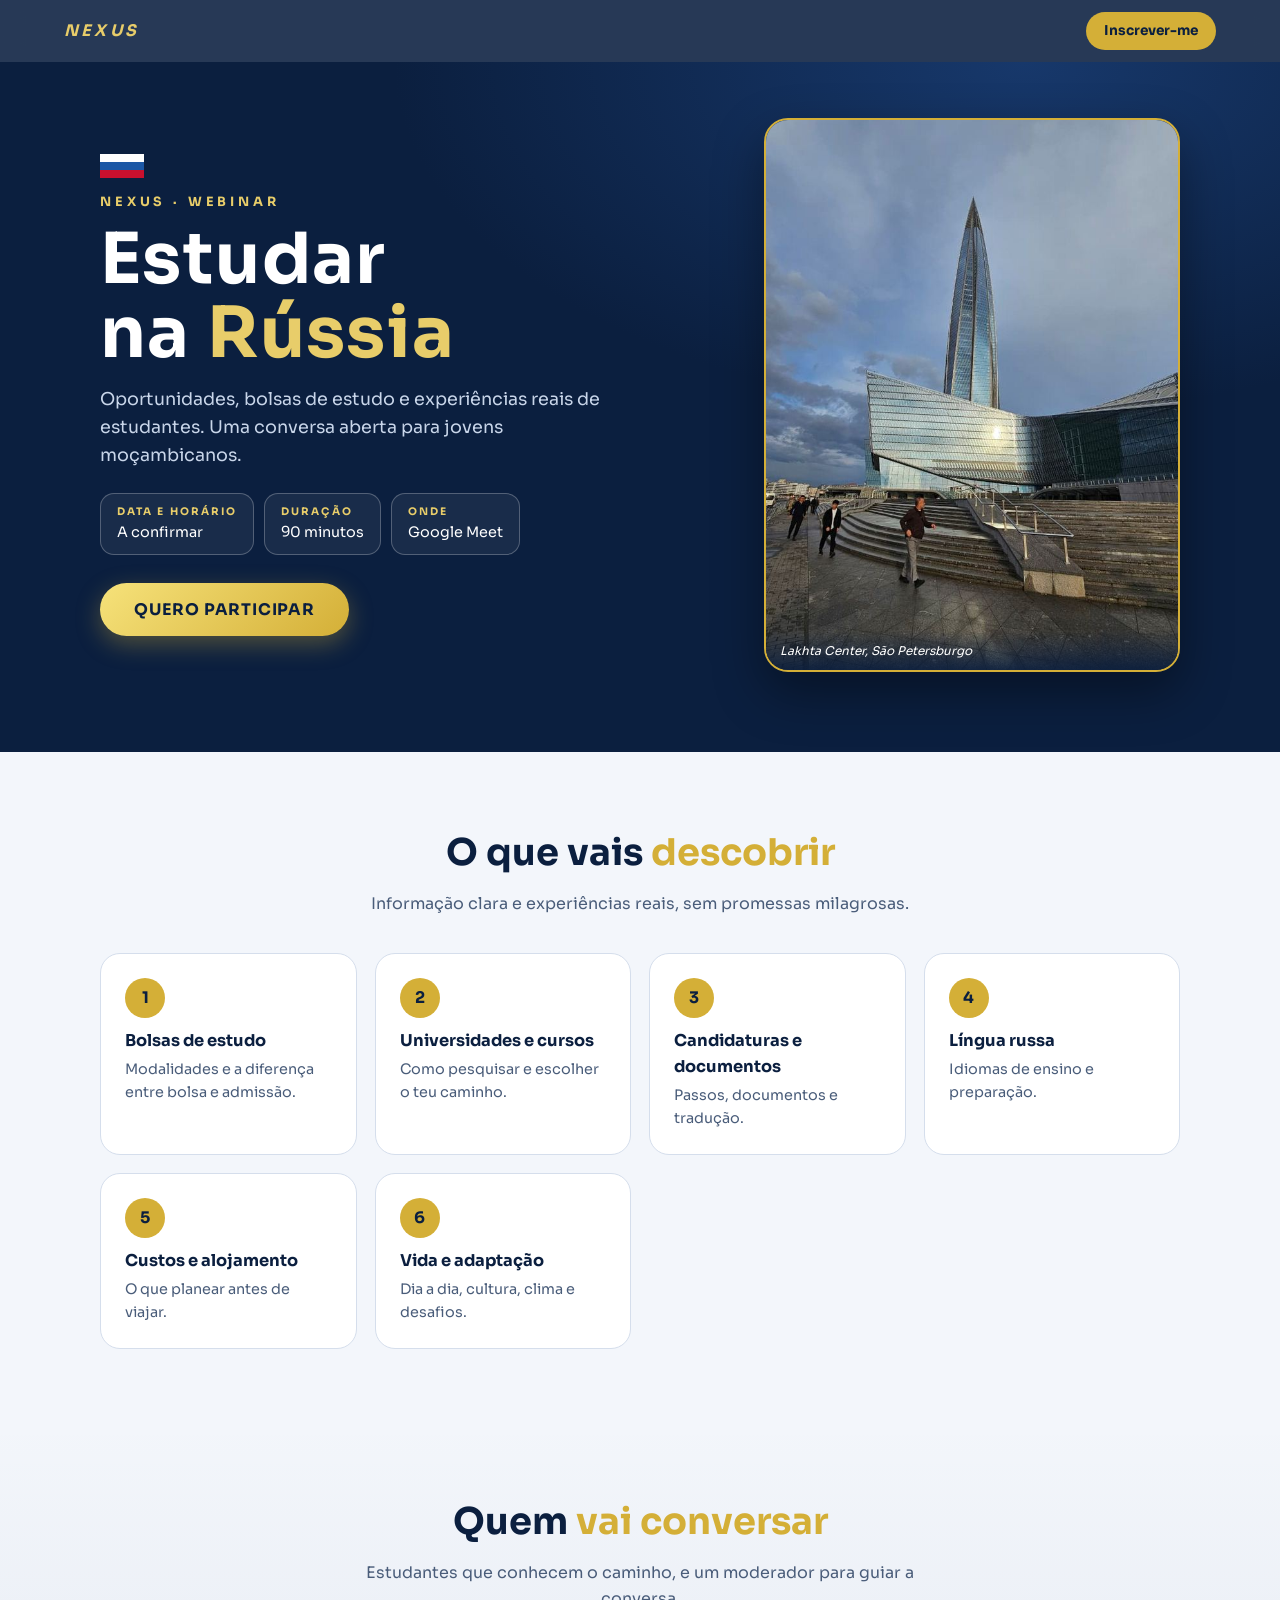
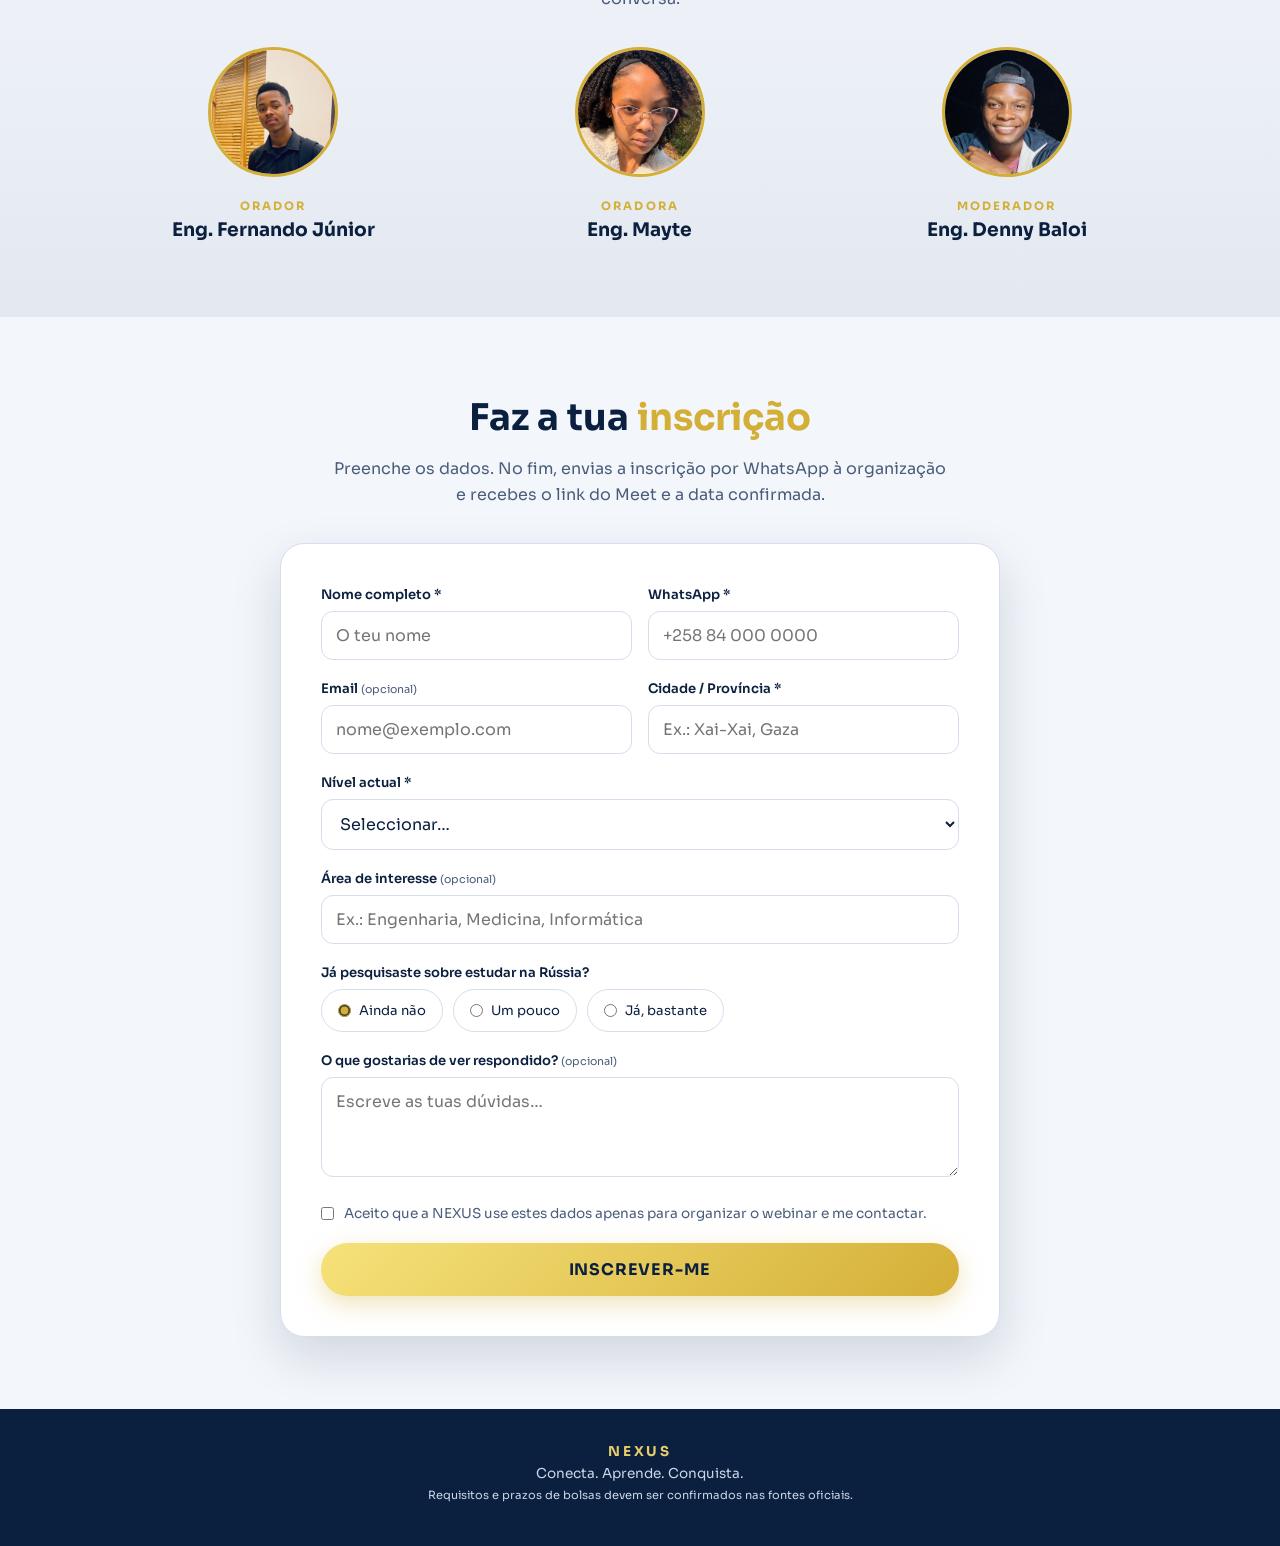
<file: NEXUS · Estudar na Rússia — Inscrição.html>
<!DOCTYPE html>
<html lang="pt">
<head>
<meta charset="utf-8">
<meta name="viewport" content="width=device-width, initial-scale=1, viewport-fit=cover">
<title>NEXUS · Estudar na Rússia — Inscrição</title>
<link rel="preconnect" href="https://fonts.googleapis.com">
<link href="https://fonts.googleapis.com/css2?family=Sora:wght@300;400;600;700&display=swap" rel="stylesheet">
<style>
:root{--bg:#f3f6fb;--card:#fff;--text:#0b1f3f;--mut:#4a5d7a;--line:#d5deec;--navy:#0b1f3f;--navy2:#17386b;--gold:#d4af37;--gold2:#e8cd6a;--red:#c8102e;--field:#fff;
box-sizing:border-box;padding-top:env(safe-area-inset-top,0px);padding-bottom:env(safe-area-inset-bottom,0px)}
@media(prefers-color-scheme:dark){:root:not([data-theme="light"]){--bg:#0a1830;--card:#12305e;--text:#fff;--mut:#c9d6ea;--line:#2a4a7c;--field:#0b1f3f}}
:root[data-theme="dark"]{--bg:#0a1830;--card:#12305e;--text:#fff;--mut:#c9d6ea;--line:#2a4a7c;--field:#0b1f3f}
html{scroll-padding-top:calc(env(safe-area-inset-top,0px) + 64px);scroll-behavior:smooth}
*{box-sizing:border-box;margin:0}
body{font-family:'Sora',system-ui,sans-serif;background:var(--bg);color:var(--text);line-height:1.6;overflow-x:hidden}
nav{position:sticky;top:env(safe-area-inset-top,0px);z-index:20;display:flex;justify-content:space-between;align-items:center;padding:12px 5vw;background:rgba(11,31,63,.88);backdrop-filter:blur(12px)}
.brand{font-weight:700;font-style:italic;letter-spacing:.2em;color:var(--gold2);text-decoration:none}
nav a.cta{font-size:.85rem;font-weight:700;color:var(--navy);background:var(--gold);padding:8px 18px;border-radius:99px;text-decoration:none}
.btn{display:inline-block;border:0;cursor:pointer;font:700 1rem Sora,sans-serif;letter-spacing:.05em;color:var(--navy);background:linear-gradient(135deg,#f6e27a,var(--gold));padding:16px 34px;border-radius:99px;text-decoration:none;transition:transform .25s,box-shadow .25s;box-shadow:0 8px 24px rgba(212,175,55,.35)}
.btn:hover{transform:translateY(-3px)}
.hero{position:relative;background:radial-gradient(900px 500px at 80% 0,#17386b,#0b1f3f 70%);color:#fff;padding:56px 5vw 80px;overflow:hidden}
.wrap{max-width:1080px;margin:auto}
.hero .wrap{display:grid;grid-template-columns:1.2fr .8fr;gap:40px;align-items:center}
.flag{display:flex;flex-direction:column;width:44px;margin-bottom:14px}.flag i{height:8px}.flag i:nth-child(1){background:#fff}.flag i:nth-child(2){background:#1c57a5}.flag i:nth-child(3){background:#c8102e}
.tag{color:var(--gold2);letter-spacing:.3em;font-weight:700;font-size:.8rem;text-transform:uppercase}
h1{font-size:clamp(2.4rem,7vw,4.4rem);line-height:1.05;margin:10px 0 14px;letter-spacing:.02em}
h1 em{font-style:normal;color:var(--gold2)}
.sub{color:#c9d6ea;font-size:1.1rem;max-width:520px;margin-bottom:24px}
.chips{display:flex;flex-wrap:wrap;gap:10px;margin-bottom:28px}
.chip{border:1px solid rgba(255,255,255,.25);border-radius:14px;padding:10px 16px;font-size:.9rem;background:rgba(255,255,255,.06)}
.chip b{display:block;color:var(--gold2);font-size:.65rem;letter-spacing:.2em;text-transform:uppercase}
.photo{position:relative;border-radius:24px;overflow:hidden;border:2px solid var(--gold);box-shadow:0 20px 50px rgba(0,0,0,.4);aspect-ratio:3/4;animation:fl 8s ease-in-out infinite}
.photo img{width:100%;height:100%;object-fit:cover;display:block}
.photo span{position:absolute;left:0;right:0;bottom:0;padding:10px 14px;font-size:.75rem;font-style:italic;background:linear-gradient(transparent,rgba(11,31,63,.9))}
@keyframes fl{50%{transform:translateY(-10px)}}
section{padding:72px 5vw}
h2{font-size:clamp(1.6rem,4.5vw,2.3rem);text-align:center;margin-bottom:8px}
h2 span{color:var(--gold)}
.lead{text-align:center;color:var(--mut);max-width:620px;margin:0 auto 36px}
.grid{display:grid;grid-template-columns:repeat(auto-fit,minmax(220px,1fr));gap:18px}
.card{background:var(--card);border:1px solid var(--line);border-radius:20px;padding:24px;transition:.3s}
.card:hover{transform:translateY(-6px);border-color:var(--gold);box-shadow:0 14px 34px rgba(11,31,63,.18)}
.n{display:grid;place-items:center;width:40px;height:40px;border-radius:50%;background:var(--gold);color:var(--navy);font-weight:700;margin-bottom:10px}
.card h3{font-size:1.02rem}.card p{color:var(--mut);font-size:.9rem;margin-top:4px}
.people{display:grid;grid-template-columns:repeat(auto-fit,minmax(230px,1fr));gap:20px}
.person{text-align:center}
.person img{width:130px;height:130px;border-radius:50%;object-fit:cover;border:3px solid var(--gold);margin-bottom:12px}
.role{color:var(--gold);font-size:.72rem;letter-spacing:.18em;text-transform:uppercase;font-weight:700}
.alt{background:linear-gradient(180deg,transparent,rgba(23,56,107,.07))}
form{max-width:720px;margin:auto;background:var(--card);border:1px solid var(--line);border-radius:24px;padding:clamp(20px,4vw,40px);box-shadow:0 20px 50px rgba(11,31,63,.15)}
.row{display:grid;grid-template-columns:1fr 1fr;gap:16px}
.f{margin-bottom:18px}
label,.lab{display:block;font-size:.82rem;font-weight:600;margin-bottom:6px}
label small{color:var(--mut);font-weight:400}
input,select,textarea{width:100%;font:1rem Sora,sans-serif;color:var(--text);background:var(--field);border:1.5px solid var(--line);border-radius:12px;padding:13px 14px;transition:border .2s,box-shadow .2s}
textarea{min-height:100px;resize:vertical}
input:focus,select:focus,textarea:focus{outline:0;border-color:var(--gold);box-shadow:0 0 0 4px rgba(212,175,55,.25)}
.opts{display:flex;flex-wrap:wrap;gap:10px}
.opts label{display:flex;align-items:center;gap:8px;margin:0;padding:10px 16px;border:1.5px solid var(--line);border-radius:99px;cursor:pointer;font-weight:400}
.opts input{width:auto;accent-color:var(--gold)}
.chk{display:flex;gap:10px;align-items:flex-start;font-size:.85rem;font-weight:400;color:var(--mut)}
.chk input{width:auto;margin-top:4px;accent-color:var(--gold)}
.err{color:var(--red);font-size:.78rem;display:none;margin-top:4px}.bad .err{display:block}.bad input,.bad select{border-color:var(--red)}
.msg{display:none;margin-top:18px;padding:16px;border-radius:14px;font-size:.92rem;background:rgba(212,175,55,.15);border:1px solid var(--gold)}
.ok{text-align:center}.ok .btn{margin-top:12px}
footer{background:var(--navy);color:#c9d6ea;text-align:center;padding:32px 5vw 40px;font-size:.85rem}
footer b{color:var(--gold2);letter-spacing:.2em}
.rv{opacity:0;transform:translateY(24px);transition:.7s}.rv.in{opacity:1;transform:none}
@media(max-width:760px){.hero .wrap{grid-template-columns:1fr}.photo{max-width:320px;aspect-ratio:4/5}.row{grid-template-columns:1fr}}
@media(prefers-reduced-motion:reduce){*{animation:none!important;transition:none!important}.rv{opacity:1;transform:none}}
</style>
</head>
<body>
<nav><a class="brand" href="#topo">NEXUS</a><a class="cta" href="#inscricao">Inscrever-me</a></nav>

<header class="hero" id="topo"><div class="wrap">
 <div>
  <div class="flag" aria-hidden="true"><i></i><i></i><i></i></div>
  <div class="tag">NEXUS · Webinar</div>
  <h1>Estudar<br>na <em>Rússia</em></h1>
  <p class="sub">Oportunidades, bolsas de estudo e experiências reais de estudantes. Uma conversa aberta para jovens moçambicanos.</p>
  <div class="chips">
   <div class="chip"><b>Data e horário</b>A confirmar</div>
   <div class="chip"><b>Duração</b>90 minutos</div>
   <div class="chip"><b>Onde</b>Google Meet</div>
  </div>
  <a class="btn" href="#inscricao">QUERO PARTICIPAR</a>
 </div>
 <div class="photo"><img src="[data-uri]" alt="Lakhta Center, São Petersburgo"><span>Lakhta Center, São Petersburgo</span></div>
</div></header>

<section class="rv"><div class="wrap">
 <h2>O que vais <span>descobrir</span></h2>
 <p class="lead">Informação clara e experiências reais, sem promessas milagrosas.</p>
 <div class="grid">
  <div class="card"><div class="n">1</div><h3>Bolsas de estudo</h3><p>Modalidades e a diferença entre bolsa e admissão.</p></div>
  <div class="card"><div class="n">2</div><h3>Universidades e cursos</h3><p>Como pesquisar e escolher o teu caminho.</p></div>
  <div class="card"><div class="n">3</div><h3>Candidaturas e documentos</h3><p>Passos, documentos e tradução.</p></div>
  <div class="card"><div class="n">4</div><h3>Língua russa</h3><p>Idiomas de ensino e preparação.</p></div>
  <div class="card"><div class="n">5</div><h3>Custos e alojamento</h3><p>O que planear antes de viajar.</p></div>
  <div class="card"><div class="n">6</div><h3>Vida e adaptação</h3><p>Dia a dia, cultura, clima e desafios.</p></div>
 </div>
</div></section>

<section class="alt rv"><div class="wrap">
 <h2>Quem <span>vai conversar</span></h2>
 <p class="lead">Estudantes que conhecem o caminho, e um moderador para guiar a conversa.</p>
 <div class="people">
  <div class="person"><img src="[data-uri]" alt="Eng. Fernando Júnior"><div class="role">Orador</div><h3>Eng. Fernando Júnior</h3></div>
  <div class="person"><img src="[data-uri]" alt="Eng. Mayte"><div class="role">Oradora</div><h3>Eng. Mayte</h3></div>
  <div class="person"><img src="[data-uri]" alt="Eng. Denny Baloi"><div class="role">Moderador</div><h3>Eng. Denny Baloi</h3></div>
 </div>
</div></section>

<section class="rv" id="inscricao"><div class="wrap">
 <h2>Faz a tua <span>inscrição</span></h2>
 <p class="lead">Preenche os dados. No fim, envias a inscrição por WhatsApp à organização e recebes o link do Meet e a data confirmada.</p>
 <form id="f" novalidate>
  <div class="row">
   <div class="f" data-r><label for="nome">Nome completo *</label><input id="nome" autocomplete="name" placeholder="O teu nome"><div class="err">Indica o teu nome.</div></div>
   <div class="f" data-r><label for="wa">WhatsApp *</label><input id="wa" type="tel" inputmode="tel" autocomplete="tel" placeholder="+258 84 000 0000"><div class="err">Indica um número válido.</div></div>
  </div>
  <div class="row">
   <div class="f"><label for="mail">Email <small>(opcional)</small></label><input id="mail" type="email" autocomplete="email" placeholder="nome@exemplo.com"></div>
   <div class="f" data-r><label for="cid">Cidade / Província *</label><input id="cid" placeholder="Ex.: Xai-Xai, Gaza"><div class="err">Indica a tua cidade.</div></div>
  </div>
  <div class="f" data-r><label for="niv">Nível actual *</label>
   <select id="niv"><option value="">Seleccionar…</option><option>12.ª classe</option><option>Ensino técnico-profissional</option><option>Licenciatura em curso</option><option>Licenciado(a)</option><option>Mestrado ou superior</option><option>Outro</option></select><div class="err">Escolhe uma opção.</div></div>
  <div class="f"><label for="area">Área de interesse <small>(opcional)</small></label><input id="area" placeholder="Ex.: Engenharia, Medicina, Informática"></div>
  <div class="f"><span class="lab">Já pesquisaste sobre estudar na Rússia?</span>
   <div class="opts"><label><input type="radio" name="pq" value="Ainda não" checked>Ainda não</label><label><input type="radio" name="pq" value="Um pouco">Um pouco</label><label><input type="radio" name="pq" value="Já, bastante">Já, bastante</label></div></div>
  <div class="f"><label for="duv">O que gostarias de ver respondido? <small>(opcional)</small></label><textarea id="duv" placeholder="Escreve as tuas dúvidas…"></textarea></div>
  <div class="f" data-r><label class="chk"><input type="checkbox" id="ok">Aceito que a NEXUS use estes dados apenas para organizar o webinar e me contactar.</label><div class="err">Precisas de aceitar para continuar.</div></div>
  <button class="btn" type="submit" style="width:100%">INSCREVER-ME</button>
  <div class="msg" id="msg"></div>
 </form>
</div></section>

<footer><b>NEXUS</b><br>Conecta. Aprende. Conquista.<br><small>Requisitos e prazos de bolsas devem ser confirmados nas fontes oficiais.</small></footer>

<script>
// Número de WhatsApp da organização, só dígitos com indicativo (ex.: 258841234567)
var WA_NUMBER="";
(function(){
 var f=document.getElementById('f'),msg=document.getElementById('msg');
 function v(id){return document.getElementById(id).value.trim()}
 function mark(el,bad){var p=el.closest('[data-r]');if(p)p.classList.toggle('bad',bad);return !bad}
 f.addEventListener('submit',function(e){
  e.preventDefault();
  var ok=true;
  ok=mark(document.getElementById('nome'),v('nome').length<3)&&ok;
  ok=mark(document.getElementById('wa'),v('wa').replace(/\D/g,'').length<8)&&ok;
  ok=mark(document.getElementById('cid'),!v('cid'))&&ok;
  ok=mark(document.getElementById('niv'),!v('niv'))&&ok;
  ok=mark(document.getElementById('ok'),!document.getElementById('ok').checked)&&ok;
  if(!ok){var b=f.querySelector('.bad');if(b)b.scrollIntoView({behavior:'smooth',block:'center'});return}
  var pq=f.querySelector('input[name=pq]:checked').value;
  var t=['*Inscrição · Webinar NEXUS: Estudar na Rússia*','','Nome: '+v('nome'),'WhatsApp: '+v('wa'),v('mail')?'Email: '+v('mail'):null,'Cidade/Província: '+v('cid'),'Nível: '+v('niv'),v('area')?'Área de interesse: '+v('area'):null,'Já pesquisou: '+pq,v('duv')?'Dúvidas: '+v('duv'):null].filter(function(x){return x!==null}).join('\n');
  msg.style.display='block';
  if(!WA_NUMBER){msg.className='msg';msg.textContent='As inscrições abrem em breve. Volta a esta página daqui a pouco.';return}
  msg.className='msg ok';
  msg.innerHTML='<b>Quase lá!</b><br>Toca no botão para enviar a tua inscrição por WhatsApp e concluir.<br>';
  var a=document.createElement('a');a.className='btn';a.target='_blank';a.rel='noopener';a.textContent='ENVIAR NO WHATSAPP';
  a.href='https://wa.me/'+WA_NUMBER+'?text='+encodeURIComponent(t);msg.appendChild(a);
  msg.scrollIntoView({behavior:'smooth',block:'center'});
 });
 f.addEventListener('input',function(e){var p=e.target.closest('[data-r]');if(p)p.classList.remove('bad')});
 var io=new IntersectionObserver(function(es){es.forEach(function(x){if(x.isIntersecting){x.target.classList.add('in');io.unobserve(x.target)}})},{threshold:.12});
 document.querySelectorAll('.rv').forEach(function(el){io.observe(el)});
})();
</script>
</body>
</html>
</file>
